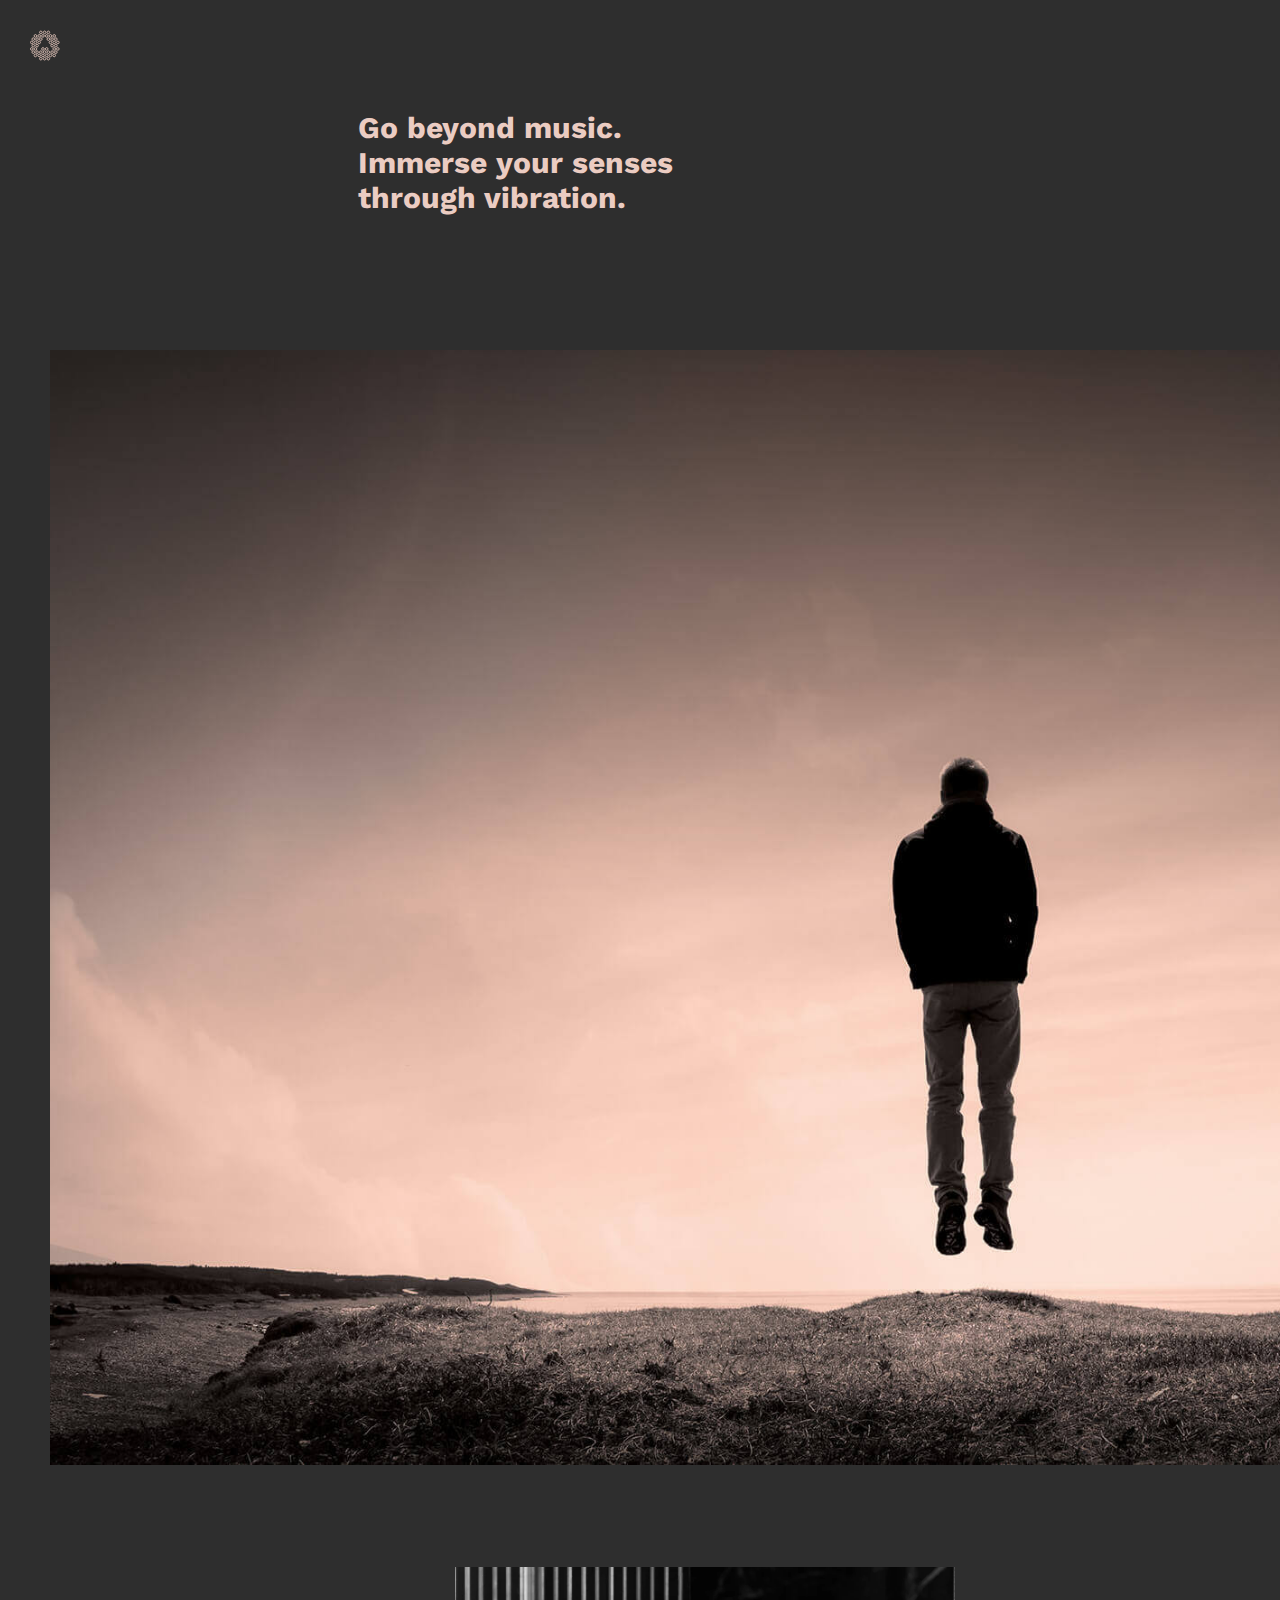
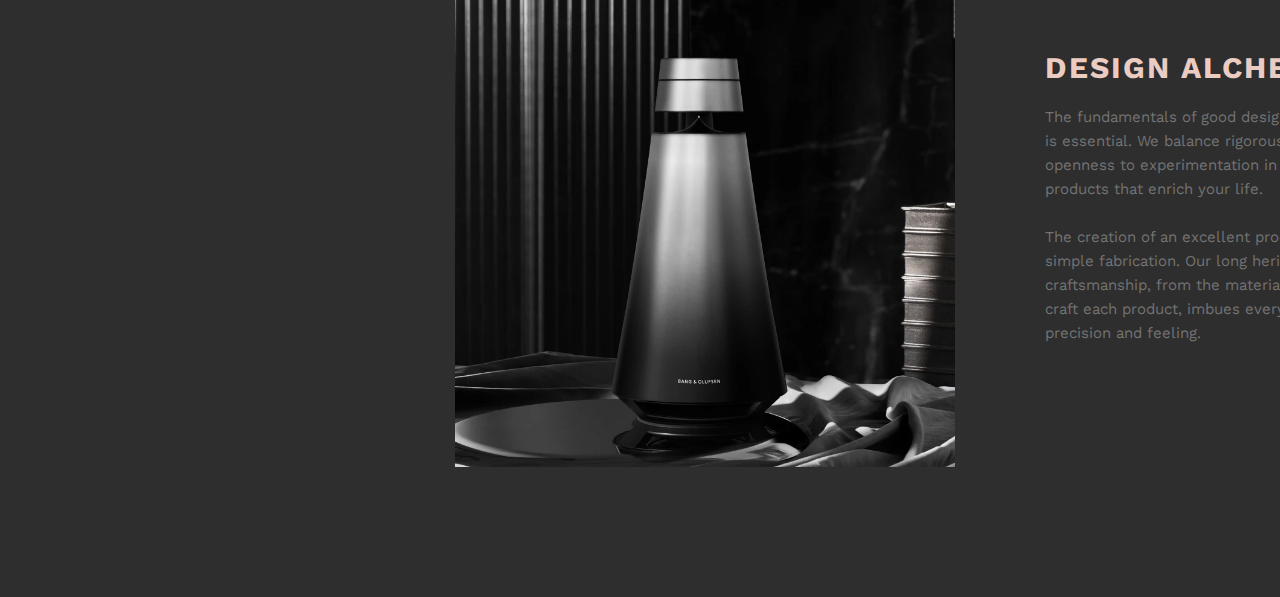
<file: index.html>
<!DOCTYPE html>
<html lang="en">

<head>
    <meta charset="UTF-8">
    <meta http-equiv="X-UA-Compatible" content="IE=edge">
    <meta name="viewport" content="width=device-width, initial-scale=1.0">
    <link rel="stylesheet" href="./assets/css/style.css">


    <title>Headphone-Inspiration</title>
</head>



<body>

    <header>
        <img class="logo" src="./assets/img/logo.svg" alt="logo">

        <div class="navbar">
            <ul class="navbar">
                <li class="subscribe"><a href="#">Subscribe & Contact</a></li>
                <li class="middle"><a href="#">facebook</a></li>
                <li clas="middle"><a href="#">Twitter</a></li>
                <li class="middle"><a href="#">Youtube</a></li>
                <li class="de"><a href="#">DE</a></li>
            </ul>
        </div>
    </header>


<main>
    

    <section>
        <h1>Go beyond music.<br>
            Immerse your senses<br>
            through vibration.</h1>
        <img class="man" src="./assets/img/section-about-1.jpg" alt="man">
    </section>




        <section class="design">
          
            <img class="loudspeaker" src="./assets/img/BS1_NYC_Home.webp" alt="loudspeaker">

            <article>
                <h2 class="head">DESIGN ALCHEMY</h2>
                <p class="line">The fundamentals of good design are eternal. Innovation is essential.
                    We balance rigorous design with an openness to experimentation in our mission
                    to create products that enrich your life.<br><br>
                    The creation of an excellent product
                    is not a matter of simple fabrication. Our long heritage of master craftsmanship,
                    from the materials we select to how we craft each product, imbues everything we
                    make with precision and feeling.
                </p>
            </article>

        </section>




</body>

</html>
</file>
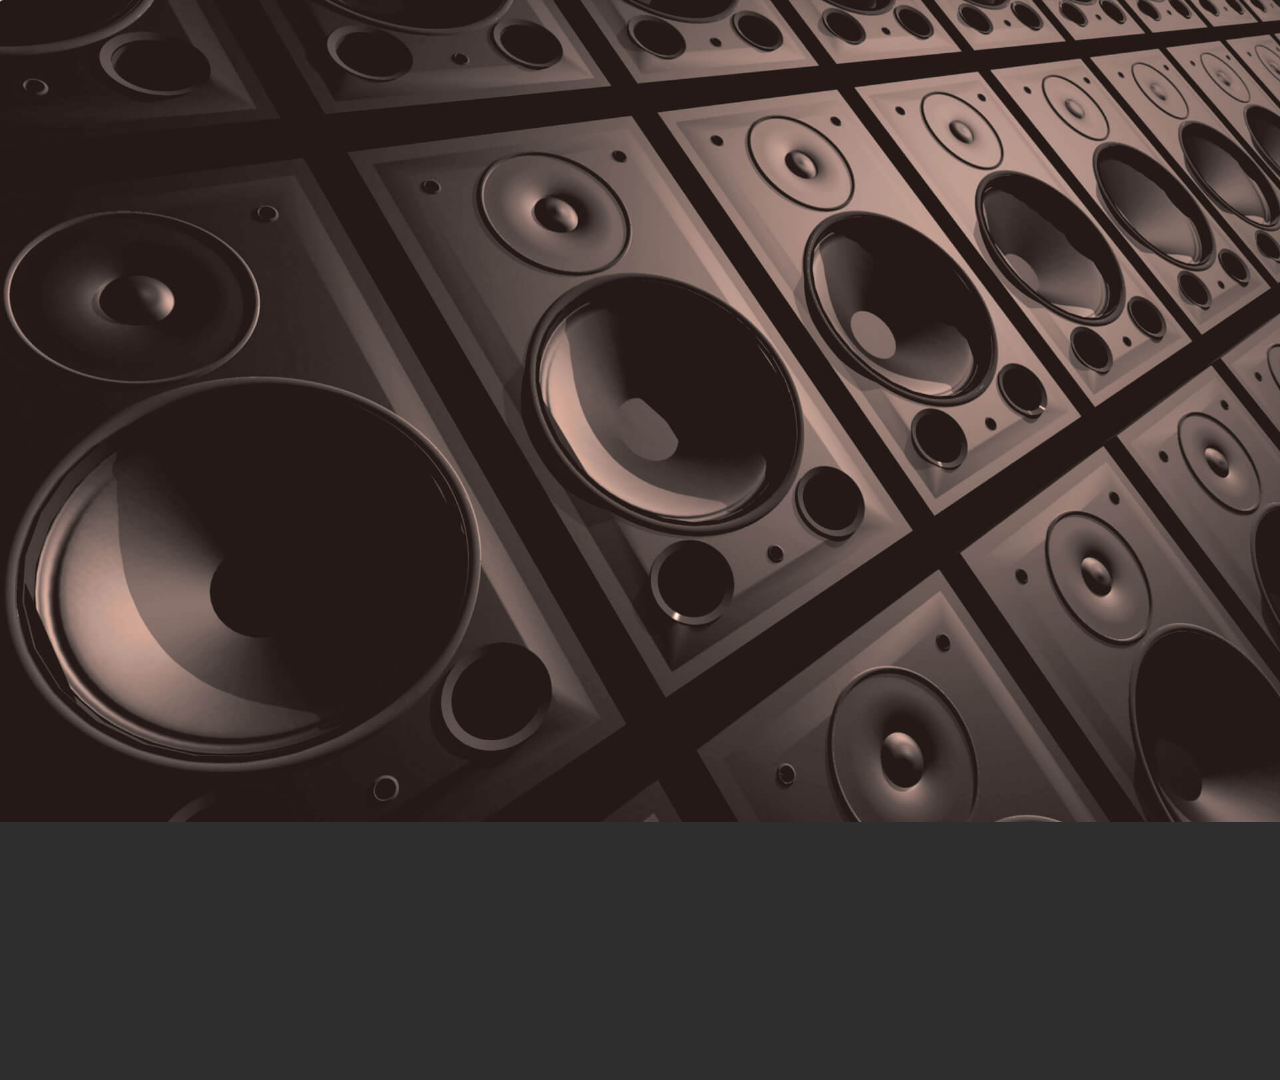
<file: assets/html/experience.html>
<!DOCTYPE html>
<html lang="en">
<head>
    <meta charset="UTF-8">
    <meta http-equiv="X-UA-Compatible" content="IE=edge">
    <meta name="viewport" content="width=device-width, initial-scale=1.0">
    <link rel="stylesheet" href="../css/style.css">
    
    <title>Experience</title>
</head>




<body>
    <a href="../../assets/html/experience.html"></a>
    


    <section class="experience">


        <img class="box" src="../img/section-experience-1.jpg" alt="box">

        <article>
            <h2 class="header">Sounds Like Home</h2>
            <p class="liner">There’s this feeling. It’s like your favorite song; like home. Maybe it’s hard to explain, but you know it. It’s when everything is in sync and you are free to decompress, create, design, entertain. It’s that atmosphere created when every element comes together in perfect harmony.<br><br> When it comes to composing a home, people explore design differently to curate their space. And the beauty of that freedom is that there is more than one correct answer. As long as you pick elements that make you feel at home, you’re on the right track. Maybe it’s a lamp, or a chair. Maybe even a plant, or the music playing in the background. These things aren’t just there by chance - they mean something.
            </p>
        </article>


    </section>




</body>
</html>
</file>
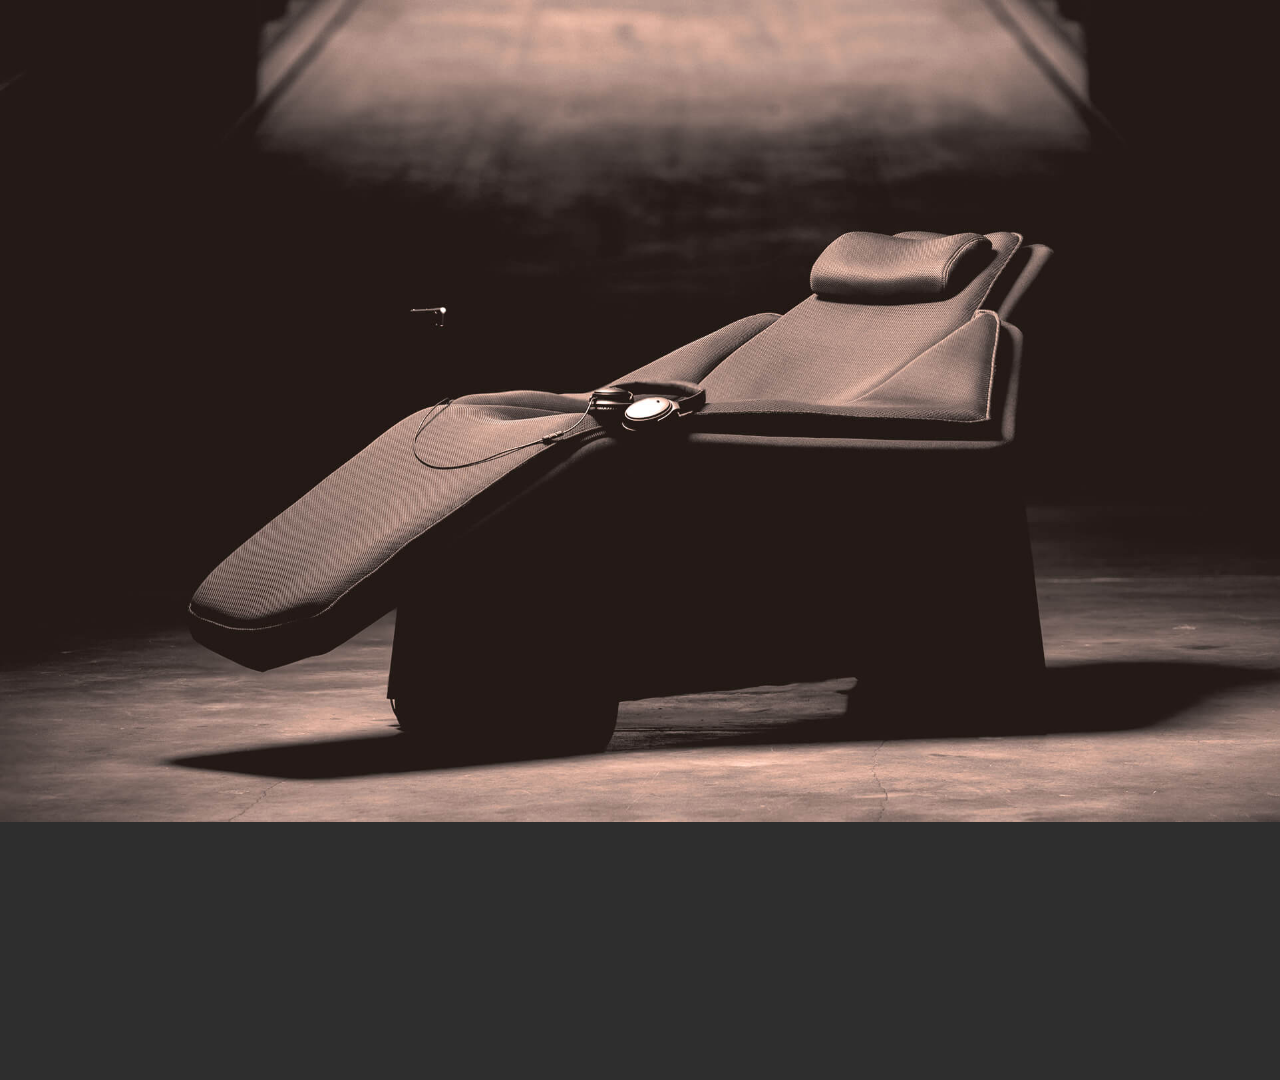
<file: assets/html/lounger.html>
<!DOCTYPE html>
<html lang="en">
<head>
    <meta charset="UTF-8">
    <meta http-equiv="X-UA-Compatible" content="IE=edge">
    <meta name="viewport" content="width=device-width, initial-scale=1.0">
    <link rel="stylesheet" href="../css/style.css">

    <title>The Lounger</title>
</head>





<body>
    <a href="../../assets/html/lounger.html"></a>
    

    <section class="lounger">


        <img class="chair" src="../img/section-voyager.jpg" alt="chair">

        <article>
            <h2 class="heads">The Lounger</h2>
            <p class="lines">The Lounger is your trans-sensory vessel to audio-haptic pleasure. Precision sculpted from luxe material, this high-tech pod is calibrated for comfort and inspired by the Japanese art of origami. Through its seamlessly integrated tablet, it delivers a rich and varied playlist of full-body experiences, with tracks updated monthly.<br><br>
            Produced in the Eu, this limited edition lounger is suitable for events, clubs, airlines, hotels, workplaces and indulgence-seeking individuals.<br><br>
            Available from February 2018
            </p>
        </article>


    </section>





</body>


</html>
</file>
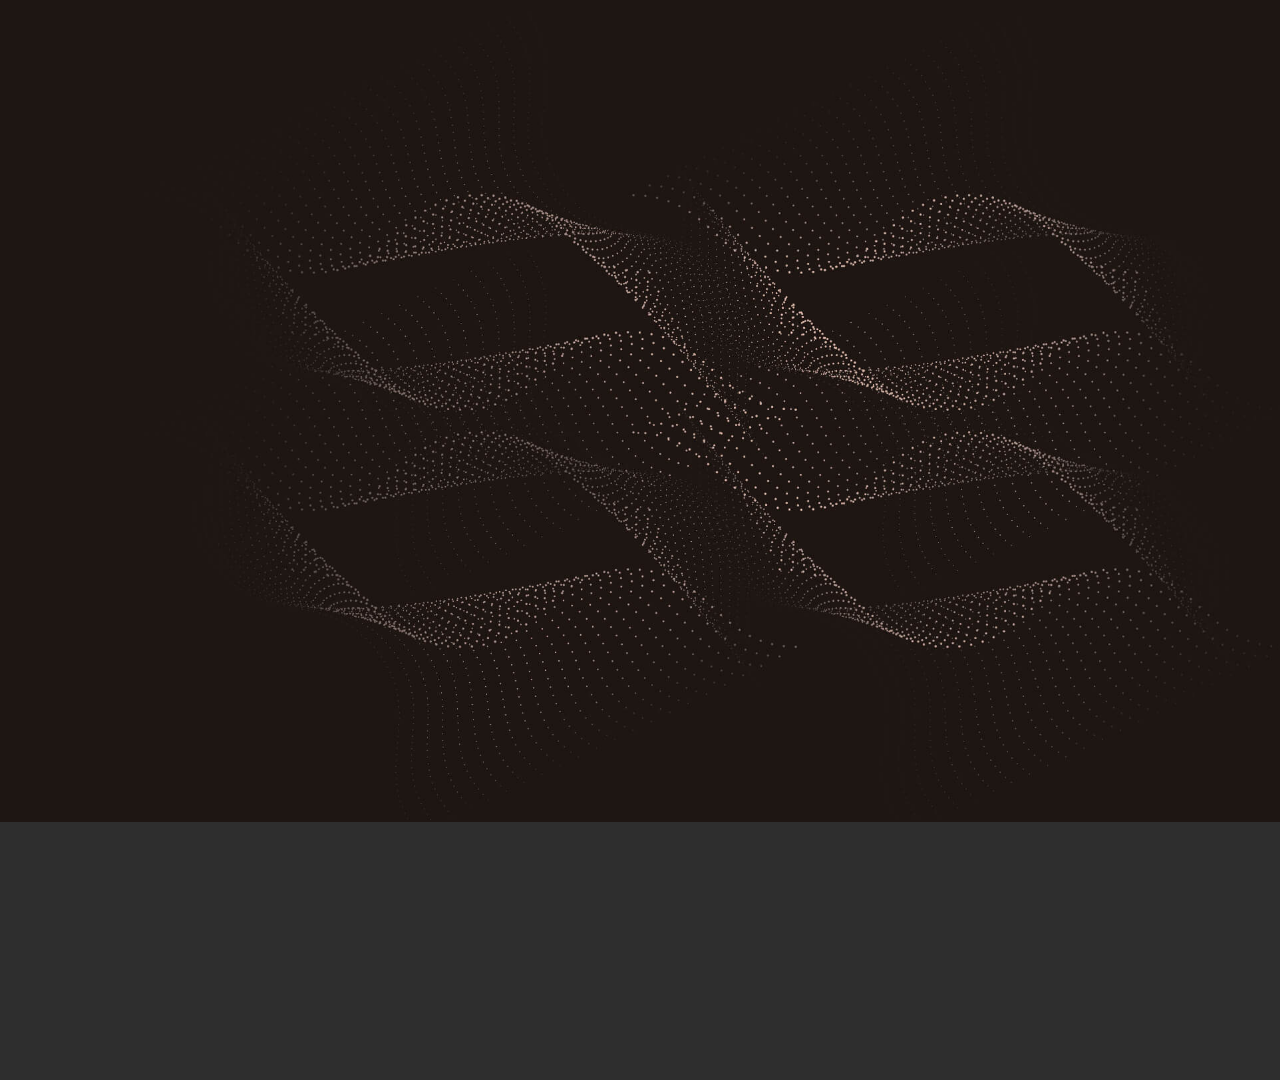
<file: assets/html/shop.html>
<!DOCTYPE html>
<html lang="en">
<head>
    <meta charset="UTF-8">
    <meta http-equiv="X-UA-Compatible" content="IE=edge">
    <meta name="viewport" content="width=device-width, initial-scale=1.0">
    <link rel="stylesheet" href="../css/style.css">

    <title>Shop</title>
</head>



<body>
    <a href="../../assets/html/shop.html"></a>



<section class="shop">

    <img class="sinus" src="../img/section-composition4.jpg" alt="sinus">


<article class="headphone">
    <img class="headphone" src="../img/h9-argilla-bright-hero-1000x1000.webp" alt="headphone">

    <h3 class="sell">Beoplay H9</h3>
    <p class="sell">Argilla Bright</p>
    <p class="sell">500$</p>
    <p class="buy">Buy</p>

</article>

</section>



</main>



</body>

</html>
</file>
<file: assets/css/style.css>
/*=========================================
            Assets

    Font: Work sans
    Farben: #2e2e2e / 
    #867772 / 
    rgb(234, 204, 194) /
    #ebccc2 / 
    #fff / 
    rgb(115, 115, 115) 

============================================

-Aufgabenstellung-

Unser Kunde ist heute ein Kopfhörerhersteller. Sie wollen expandieren und brauchen deshalb eine Website.




Bonus:
Erstelle zusätzlich eine Seite, auf der die Kunden einen Newsletter abonnieren und Kontakt aufnehmen können. Nutze die gleiche Schrift und Farben.



============================================*/

@font-face {
    font-family: works;
    src: url("../fonts/WorkSans-VariableFont_wght.ttf");
}


html {

    font-size: 10px;

}


body {

    width: 1920px;
    height: 1080px;
    background-color: #2e2e2e;
    font-family: works;

}

* {

    margin: 0;
    padding: 0;
    box-sizing: border-box;

}


/*=====================
        - HEADER -
=======================*/

header {

    position: fixed;
    

}


div.navbar {

    display: inline-block;
    width: 37rem;
    margin-left: 139rem;
    
} 

.navbar {

    display: flex;
    justify-content: space-around;
    flex-direction: row;

}

.logo  {
    
    margin: 3rem 0 0 3rem;
    width: 3rem;

}


ul.navbar li {

    list-style: none;

}

ul.navbar li a {

    text-decoration: none;
    color: #867772;

}

ul li.middle {

    margin: 0 1rem;

}


ul li.subscribe {

    padding-right: 4rem;

}

ul li.de {

    margin-left: 4rem;

}




/*======================
        - Main - 
=======================*/

main {

    padding-top: 4rem;
    

}


h1 {

    color: #ebccc2;
    margin: 7rem 0vw 15vh 28vw;
    font-size: 3rem;

}



.man {

    width: 95%;
    margin: 0 5rem 7rem 5rem;

}


/*=======================
    - Main NYC/Alchemy -
=========================*/

.design {

    display: flex;
    justify-content: center;
    align-items: center;
    padding: 30px;
    width: 100%;

}



.loudspeaker {

    width: 500px;
    margin-right: 9rem;
    margin-bottom: 10rem;

}


.head {

    color: #ebccc2;
    font-size: 3rem;
    font-family: works;
    margin-bottom: 2rem;
    letter-spacing: 0.2rem;

}


.line {

    color: rgb(115, 115, 115);
    font-size: 1.5rem;
    font-family: works;
    width: 420px;
    line-height: 2.4rem;
    padding-bottom: 14rem;

}


/*==========================
    - Main / The Lounger -
============================*/


.lounger {

    display: flex;
    justify-content: flex-start;
    margin-right: 22rem;
    width: 100%;

}

.chair {

    width: 70%;
    margin-right: 5rem;

}

.heads {

    color: #ebccc2;
    font-size: 3rem;
    font-family: works;
    margin-top: 16rem;
    margin-bottom: 9rem;

}

.lines {

    color: rgb(115, 115, 115);
    font-size: 1.5rem;
    font-family: works;
    width: 450px;
    line-height: 3rem;
    word-spacing: 0.4rem;

}



/*=======================
    - Main / Experience -
=========================*/



.experience {

    display: flex;
    justify-content: flex-start;
    margin-right: 22rem;
    width: 100%;

}

.box {

    width: 70%;
    margin-right: 5rem;

}

.header {

    color: #ebccc2;
    font-size: 3rem;
    font-family: works;
    margin-top: 16rem;
    margin-bottom: 9rem;

}

.liner {

    color: rgb(115, 115, 115);
    font-size: 1.5rem;
    font-family: works;
    width: 460px;
    /* gap: 10px; */
    line-height: 3rem;
    word-spacing: 0.4rem;
    
}

/*========================
    - Main / Inspiraton -
==========================*/

.video {

    display: flex;
    justify-content: center;
    width: 100%;
    
}


.videoloop {

    width: 36%;
    margin-right: 44rem;

}



.exist {

    display: flex;
    flex-direction: column;
    justify-content: flex-start;
    width: 100%;
    height: 200px;
    line-height: 2;
    margin-bottom: 10rem;
    

}

.undervideo {

    padding-left: 37rem;

}


.tripple {

    display: inline-block;
    color: rgb(115, 115, 115);
    text-align: center;
    width: 65px;
    border: 1px solid white;
    border-radius: 2px;

}

.tripple {

    font-size: 1rem;
    letter-spacing: 0.2rem;
    margin-top: 2rem;
    margin-bottom: 1rem;

}

h3 {

    color: #ebccc2;
    font-size: 3rem;
    font-family: works;
    letter-spacing: 0.2rem;

}

h4 {

    color: #ebccc2;
    font-size: 1.5rem;
    font-family: works;
    letter-spacing: 0.2rem;
    /* font-weight:  */

}

p {

    color: rgb(115, 115, 115);
    font-size: 1.5rem;
    font-family: works;

}


.soundalchemy {

    display: flex;
    justify-content: center;
    align-items: start;
    width: 100%;
    padding-right: 41rem;
    
}


.feeling {

    display: flex;
    flex-direction: column;
    width: 380px;
    padding-top: 5rem;
    padding-left: 2rem;
    line-height: 1.9;

}


.etc {

    width: 390px;

}


.starts {

    display: flex;
    justify-content: center;
    align-items: start;
    width: 100%;
    line-height: 1.5;
    padding-right: 44rem;

}

.bogen {

    width: 390px;
    margin-left: 8rem;
    order: 1;

}


.architect {

    display: flex;
    flex-direction: column;
    width: 350px;
    padding-top: 6rem;
    padding-left: 6rem;
    margin-bottom: 20rem;
    line-height: 1.9;


}

/*========================
    - Main / Shop -
==========================*/


.shop {

    display: flex;
    justify-content: flex-start;
    width: 100%;

}

.sinus {

    width: 70%;

}


.headphone {
    
    display: flex;
    align-items: center;
    flex-direction: column;
    width: 500px;
    height: 500px;
    margin: 3rem 3rem;

}



.sell {

    line-height: 2.2;

}


.buy {

    color: rgb(115, 115, 115);
    background-color: #ebccc2;
    text-align: center;
    width: 80px;
    border: 13px solid #ebccc2;
    border-radius: 2px;
    letter-spacing: 0.2rem;
    font-size: 1.4rem;
    cursor: pointer;

}
</file>
